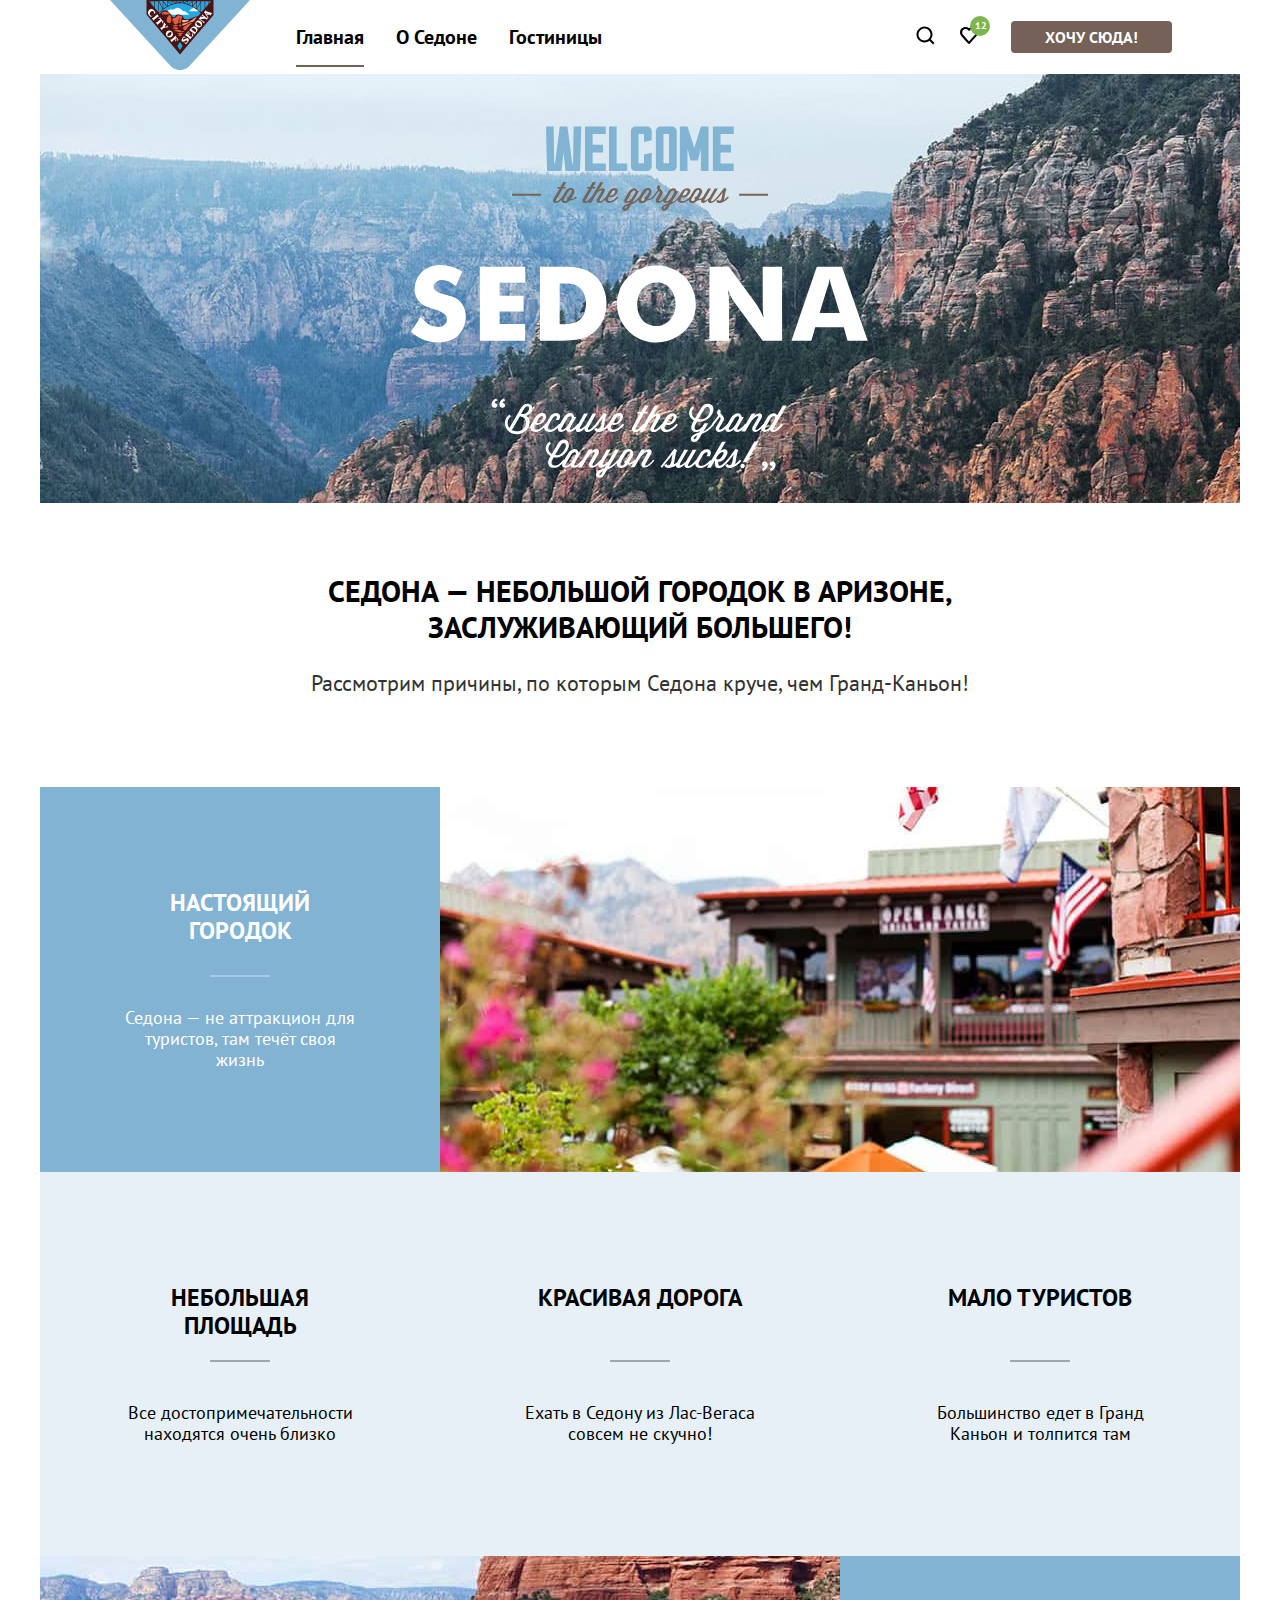
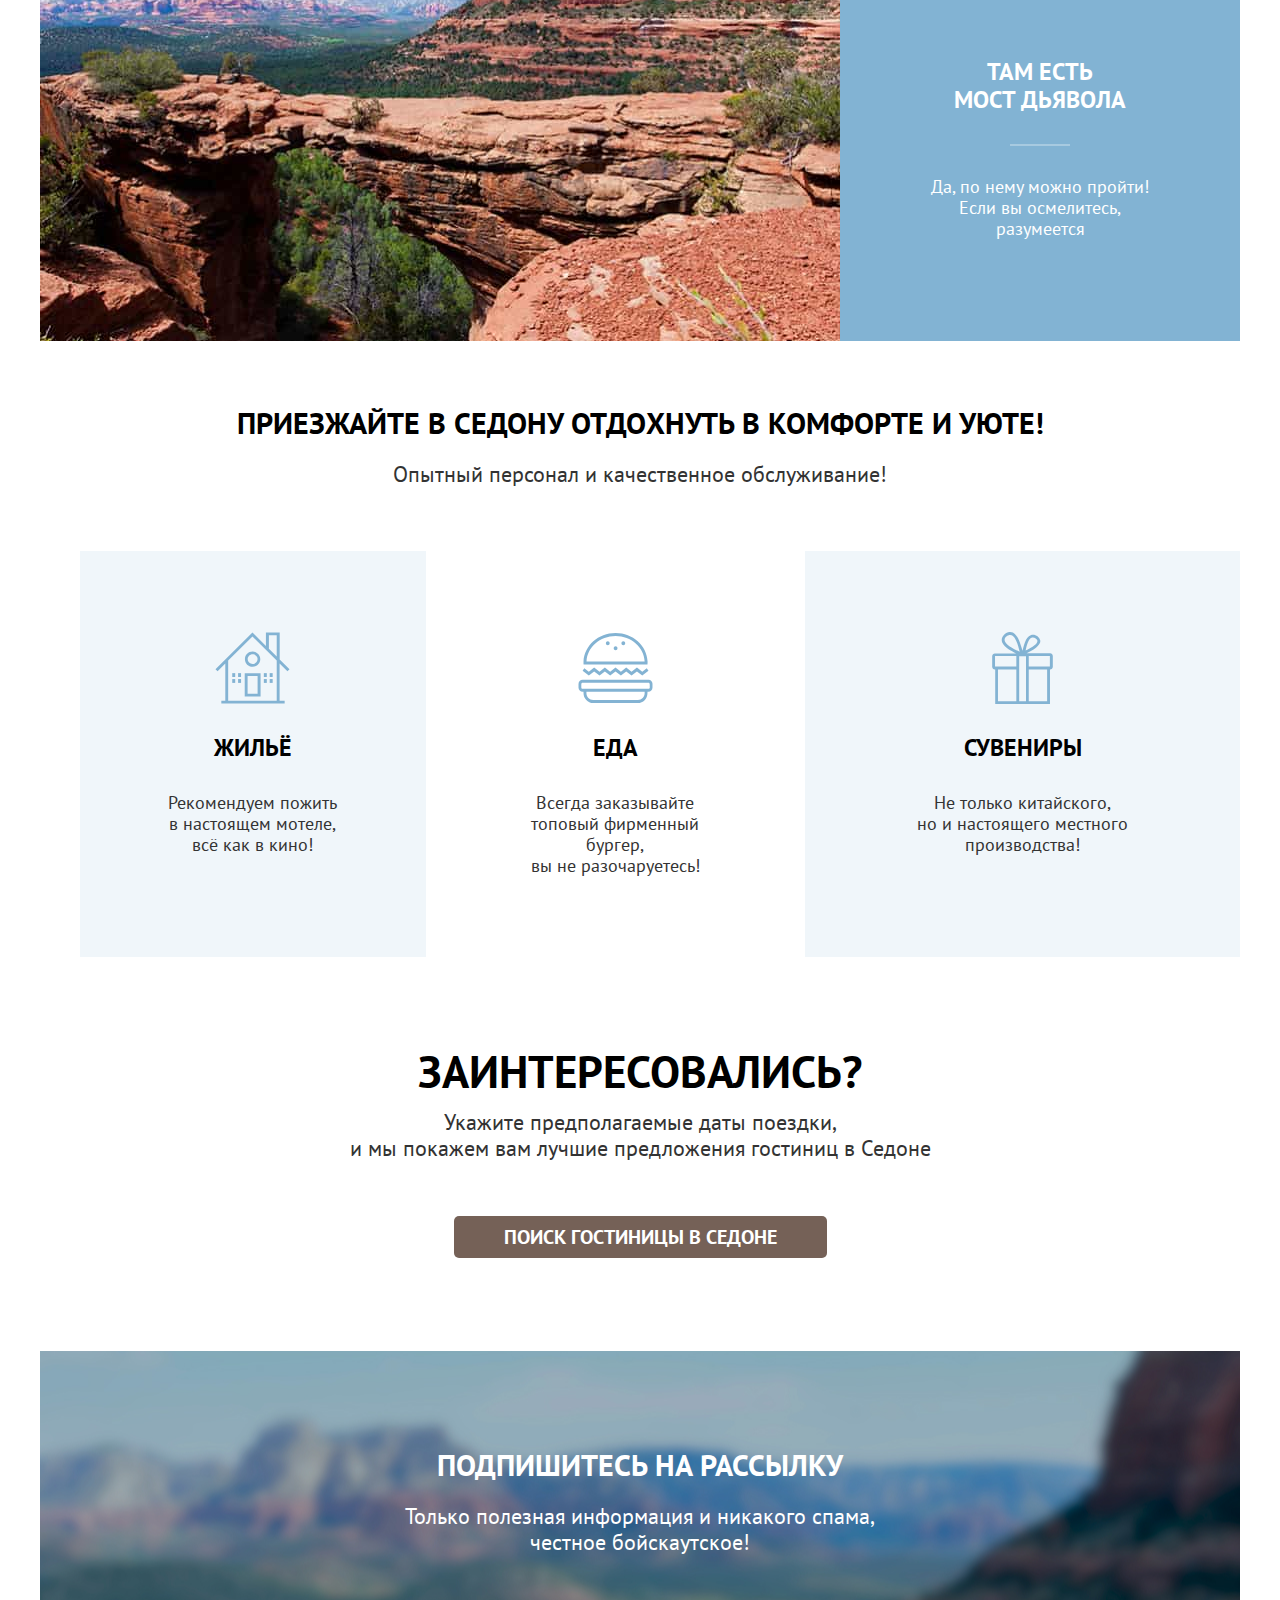
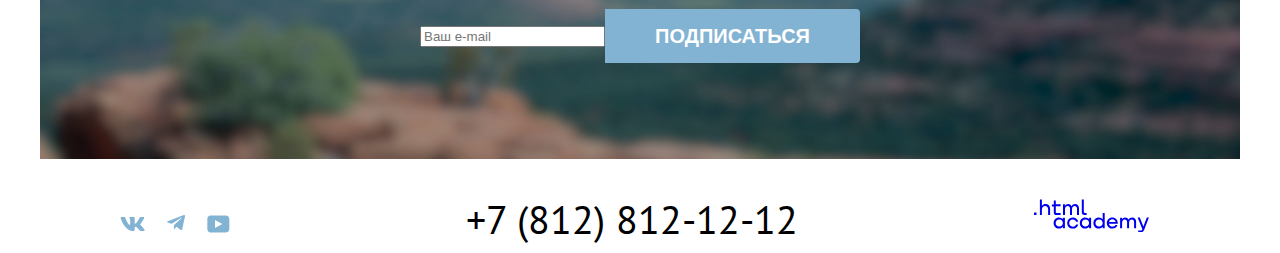
<file: index.html>
<!DOCTYPE html>
<html lang="ru">

  <head>
    <meta charset="utf-8">
    <title>Седона. Городок в Аризоне</title>
    <link rel="icon" type="image/png" sizes="32x32" href="images/favicon-32x32.png">
    <link rel="icon" href="favicon.ico">
    <link rel="stylesheet" href="styles/styles.css">
  </head>

  <body>
    <div class="page-container">
      <header class="page-header" data-test="header">
        <div class="page-header-container">
          <nav class="navigation">
            <a class="navigation-logo" href="#">
              <img class="page-header-logo" src="images/logo.svg" width="140" height="70" alt="Логотип города Седона.">
            </a>
            <ul class="navigation-list">
              <li class="navigation-item">
                <a class="navigation-link navigation-link-current" href="#">Главная</a>
              </li>
              <li class="navigation-item">
                <a class="navigation-link" href="#">О Седоне</a>
              </li>
              <li class="navigation-item">
                <a class="navigation-link" href="catalog.html">Гостиницы</a>
              </li>
            </ul>
            <ul class="navigation-user">
              <li class="navigation-user-item">
                <a class="navigation-user-link navigation-user-link-search" href="#search">
                  <span class="visually-hidden">Поиск</span>
                  <img src="images/search.svg" alt="Значок поиска">
                </a>
              </li>
              <li class="navigation-user-item">
                <a class="navigation-user-link navigation-user-link-favorite" href="#">
                  <span class="visually-hidden">Избранное</span>
                  <span class="notification-badge">12</span>
                  <img src="images/favorite.svg" alt="Значок избранное">
                </a>
              </li>
              <li class="navigation-user-item">
                <a class="header-button" href="#">Хочу сюда!</a>
              </li>
            </ul>
          </nav>
        </div>
      </header>
      <main class="main-container main-index">
        <div class="page-container">
          <section class="hero">
            <h1 class="visually-hidden">Седона — городок в Аризоне</h1>
            <img class="hero-img" src="images/welcome.svg" width="458" height="352"
              alt="Welcome to the gorgeous Sedona, because the Grand Canyon sucks!">
          </section>
          <section class="advantages">
            <h2 class="visually-hidden">Преимущества</h2>
            <p class="lead">Седона — небольшой городок в Аризоне,<br> заслуживающий большего!</p>
            <p class="advantages-list-title">Рассмотрим причины, по которым Седона круче, чем Гранд-Каньон!</p>
            <ul class="advantages-list">
              <li class="advantages-item advantages-item-wide">
                <div class="advantages-item-container">
                  <h3 class="advantages-title">Настоящий городок</h3>
                  <span class="span-blue"></span>
                  <p class="advantages-description">Седона — не аттракцион для туристов, там течёт своя жизнь</p>
                </div>
                <img class="advantages-img" src="images/house.jpg" width="800" height="385" alt="Домики на фоне гор.">
              </li>
              <div class="advantages-items-gray">
                <li class="advantages-item">
                  <div class="advantages-item-container advantages-item-gray">
                    <h3 class="advantages-title">Небольшая площадь</h3>
                    <span class="span-gray"></span>
                    <p class="advantages-description">Все достопримечательности находятся очень близко</p>
                  </div>
                </li>
                <li class="advantages-item">
                  <div class="advantages-item-container advantages-item-gray back">
                    <h3 class="advantages-title">Красивая дорога</h3>
                    <span class="span-gray"></span>
                    <p class="advantages-description">Ехать в Седону из Лас-Вегаса совсем не скучно!</p>
                  </div>
                </li>
                <li class="advantages-item">
                  <div class="advantages-item-container advantages-item-gray">
                    <h3 class="advantages-title">Мало туристов</h3>
                    <span class="span-gray"></span>
                    <p class="advantages-description">Большинство едет в Гранд Каньон и толпится там</p>
                  </div>
                </li>
              </div>
              <li class="advantages-item advantages-item-wide advantages-item-wide-reverse">
                <img class="advantages-img" src="images/mountain.jpg" width="800" height="385"
                  alt="Каньон, горы, снова горы.">
                <div class="advantages-item-container ">
                  <h3 class="advantages-title">Там есть<br>мост дьявола</h3>
                  <span class="span-blue"></span>
                  <p class="advantages-description">Да, по нему можно пройти! Если вы осмелитесь, разумеется</p>
                </div>
              </li>
            </ul>
          </section>
          <section class="infrastructure">
            <h2 class="visually-hidden">Инфраструктура</h2>
            <p class="infrastructure-lead">Приезжайте в Седону отдохнуть в комфорте и уюте!</p>
            <p class="infrastructure-lead-text">Опытный персонал и качественное обслуживание!</p>
            <ul class="infrastructure-list">
              <li class="infrastructure-item infrastructure-item-home infrastructure-item-gray">
                <img src="images/home.svg" alt="Значок дома" width="75" height="72">
                <h3 class="infrastructure-title">Жильё</h3>
                <p class="infrastructure-description">Рекомендуем пожить в&nbsp;настоящем мотеле,<br>всё как
                  в&nbsp;кино!
                </p>
              </li>
              <li class="infrastructure-item infrastructure-item-meal">
                <img src="images/food.svg" alt="Значок еды" width="75" height="72">
                <h3 class="infrastructure-title">Еда</h3>
                <p class="infrastructure-description">Всегда заказывайте<br>топовый фирменный бургер,
                  вы&nbsp;не&nbsp;разочаруетесь!</p>
              </li>
              <li class="infrastructure-item infrastructure-item-souvenir infrastructure-item-gray">
                <img src="images/gift.svg" alt="Значок сувениров" width="75" height="72">
                <h3 class="infrastructure-title">Сувениры</h3>
                <p class="infrastructure-description">Не&nbsp;только китайского, но&nbsp;и&nbsp;настоящего местного
                  производства!</p>
              </li>
            </ul>
          </section>
          <section class="search" id="search">
            <h2 class="search-title">Заинтересовались?</h2>
            <p class="search-description">Укажите предполагаемые даты поездки,<br> и мы покажем вам лучшие предложения
              гостиниц в Седоне</p>
            <a class="search-button" href="#">Поиск гостиницы в Седоне</a>
          </section>
          <section class="subscribe subscribe-theme-custom">
            <h2 class="subscribe-title">Подпишитесь на рассылку</h2>
            <p class="subscribe-description">Только полезная информация и никакого спама,<br> честное бойскаутское!</p>
            <form class="subscribe-form" action="https://echo.htmlacademy.ru/">
              <p class="subscribe-form-name">
                <label class="visually-hidden" for="user-email">Ваш e-mail</label>
                <input class="field" type="text" id="user-email" name="user-email" placeholder="Ваш e-mail" required>
              </p>
              <button class="subscribe-button" type="submit">Подписаться</button>
            </form>
          </section>
        </div>
      </main>
      <footer class="page-footer" data-test="footer">
        <div class="page-footer-container">
          <ul class="footer-social-list">
            <li class="footer-social-item">
              <a class="footer-social-link" href="#">
                <span class="visually-hidden">ВКонтакте</span>
                <svg class="footer-social-img" width="25" height="14" fill="rgba(131, 179, 211, 1)"
                  xmlns="http://www.w3.org/2000/svg">
                  <path fill-rule="evenodd" clip-rule="evenodd"
                    d="M24.12.95c.16-.55 0-.95-.8-.95H20.7c-.67 0-.98.35-1.15.73 0 0-1.33 3.2-3.22 5.27-.61.6-.9.8-1.23.8-.16 0-.41-.2-.41-.74V.95c0-.66-.19-.95-.74-.95H9.82c-.42 0-.67.3-.67.6 0 .61.95.76 1.04 2.5v3.8c0 .84-.15.99-.48.99-.9 0-3.06-3.21-4.34-6.89-.25-.71-.5-1-1.18-1H1.57c-.75 0-.9.35-.9.73 0 .68.89 4.07 4.14 8.55 2.17 3.06 5.23 4.72 8 4.72 1.68 0 1.88-.37 1.88-1v-2.32c0-.73.16-.88.7-.88.38 0 1.05.2 2.6 1.67 1.79 1.75 2.08 2.53 3.08 2.53h2.63c.75 0 1.12-.37.9-1.1-.23-.72-1.08-1.77-2.2-3.02-.62-.7-1.54-1.47-1.82-1.86-.39-.49-.28-.7 0-1.14 0 0 3.2-4.43 3.54-5.93Z" />
                </svg>
              </a>
            </li>
            <li class="footer-social-item">
              <a class="footer-social-link" href="#">
                <span class="visually-hidden">Телеграм</span>
                <svg class="footer-social-img" width="18" height="16" fill="rgba(131, 179, 211, 1)"
                  xmlns="http://www.w3.org/2000/svg">
                  <path
                    d="M16.79.1.84 6.25c-1.09.43-1.08 1.04-.2 1.31l4.1 1.28 9.47-5.98c.44-.27.85-.12.52.18L7.05 9.96l-.28 4.22c.41 0 .6-.19.83-.41l1.99-1.93 4.13 3.05c.77.42 1.31.2 1.5-.7l2.72-12.8c.28-1.12-.43-1.62-1.16-1.3Z" />
                </svg>
              </a>
            </li>
            <li class="footer-social-item">
              <a class="footer-social-link" href="#">
                <span class="visually-hidden">YouTube</span>
                <svg class="footer-social-img" width="23" height="18" fill="rgba(131, 179, 211, 1)"
                  xmlns="http://www.w3.org/2000/svg">
                  <path
                    d="M18.94.5H3.51C1.65.5.33 2.1.33 3.9V14c0 1.9 1.32 3.5 3.18 3.5h15.65c1.64 0 3.17-1.6 3.17-3.4V3.9C22.11 2.1 20.8.5 18.94.5ZM7.99 13.04V4.96L15.33 9l-7.34 4.04Z" />
                </svg>
              </a>
            </li>
          </ul>
          <a class="footer-phone" href="tel:+78128121212">+7 (812) 812-12-12</a>
          <a class="copyright" href="https://htmlacademy.ru/">
            <svg width="115" height="33" fill="currentColor" xmlns="http://www.w3.org/2000/svg">
              <path
                d="M0 13.4V16h2.5v-2.6H0ZM11.6 5C10 5 8.8 5.7 8 6.7h-.1V.5h-2V16h2v-5.3c0-2.1 1.3-3.6 3.3-3.6 1.8 0 2.9 1.4 2.9 3.2V16h2V9.9c.1-3-1.8-4.9-4.5-4.9ZM26.6 5.3h-4.8V1.6h-2v3.8h-1.9v2h1.9v6c0 1.7 1 2.7 2.7 2.7h4.1v-2h-3.7c-.7 0-1.1-.4-1.1-1.1V7.3h4.8v-2ZM41.1 5.1c-1.6 0-2.9.8-3.5 2.1h-.1c-.6-1.2-1.8-2.1-3.4-2.1-1.4 0-2.5.8-3.1 1.8h-.1V5.3H29v10.6h2v-5.4c0-2 1-3.5 2.6-3.5C35.1 7 36 8 36 9.6v6.3h2v-5.6C38 7.9 39.4 7 40.6 7 42.1 7 43 8 43 9.6v6.3h2V9.4c.1-2.5-1.4-4.3-3.9-4.3ZM47.8 13.2c0 1.7 1 2.7 2.8 2.7h2v-2h-1.7c-.7 0-1.1-.4-1.1-1.1V.5h-2v12.7ZM28.9 20.2c-.9-1.1-2.2-1.8-3.9-1.8-3.1 0-5.4 2.3-5.4 5.6s2.3 5.6 5.4 5.6c1.8 0 3-.8 3.8-1.9h.1v1.6h2V18.7h-2v1.5Zm-3.6 7.4c-2.2 0-3.6-1.6-3.6-3.6s1.4-3.6 3.6-3.6 3.6 1.6 3.6 3.6c0 1.9-1.4 3.6-3.6 3.6ZM44.2 22.5c-.5-2.4-2.6-4.1-5.4-4.1a5.4 5.4 0 0 0-5.6 5.6c0 3.1 2.2 5.6 5.6 5.6 2.8 0 4.9-1.8 5.4-4.2h-2.1a3.4 3.4 0 0 1-3.3 2.3c-2.2 0-3.6-1.6-3.6-3.6s1.4-3.6 3.6-3.6c1.6 0 2.8 1 3.3 2.2h2.1v-.2ZM55.1 20.2c-.9-1.1-2.2-1.8-3.9-1.8-3.1 0-5.4 2.3-5.4 5.6s2.3 5.6 5.4 5.6c1.8 0 3-.8 3.8-1.9h.1v1.6h2V18.7h-2v1.5Zm-3.6 7.4c-2.2 0-3.6-1.6-3.6-3.6s1.4-3.6 3.6-3.6 3.6 1.6 3.6 3.6c0 1.9-1.5 3.6-3.6 3.6ZM68.7 20.3c-.9-1.1-2.2-1.9-3.9-1.9-3.1 0-5.4 2.3-5.4 5.6s2.2 5.6 5.4 5.6c1.7 0 3-.8 3.8-1.8h.1v1.5h2V13.9h-2v6.4Zm-3.6 7.3c-2.2 0-3.6-1.6-3.6-3.6s1.4-3.6 3.6-3.6 3.6 1.6 3.6 3.6c-.1 2-1.5 3.6-3.6 3.6ZM78.3 18.4c-3.3 0-5.5 2.5-5.5 5.6 0 3 2.1 5.6 5.5 5.6 2.5 0 4.5-1.3 5.2-3.6h-2.1c-.5 1-1.6 1.6-3 1.6-1.9 0-3.3-1.3-3.4-2.9h8.8c.2-3.6-2-6.3-5.5-6.3Zm0 1.9c1.7 0 3 1 3.3 2.6h-6.5c.3-1.5 1.5-2.6 3.2-2.6ZM98.2 18.4c-1.6 0-2.9.8-3.6 2h-.1c-.6-1.2-1.8-2-3.4-2-1.4 0-2.5.7-3.1 1.8v-1.5h-1.9v10.6h2v-5.4c0-2 1-3.4 2.6-3.5 1.5 0 2.4 1 2.4 2.6v6.3h2v-5.6c0-2.4 1.4-3.3 2.6-3.3 1.5 0 2.4 1 2.4 2.6v6.3h2v-6.5c.1-2.6-1.4-4.4-3.9-4.4ZM109.4 27.5l-3.6-8.9h-2.2l4.8 11.6c-.3.9-.7 1.2-1.7 1.2h-2.5v2h2.5c1.8 0 2.8-.8 3.5-2.6l4.7-12.2h-2.1l-3.4 8.9Z" />
            </svg>
          </a>
        </div>
      </footer>
  </body>

</html>
</file>
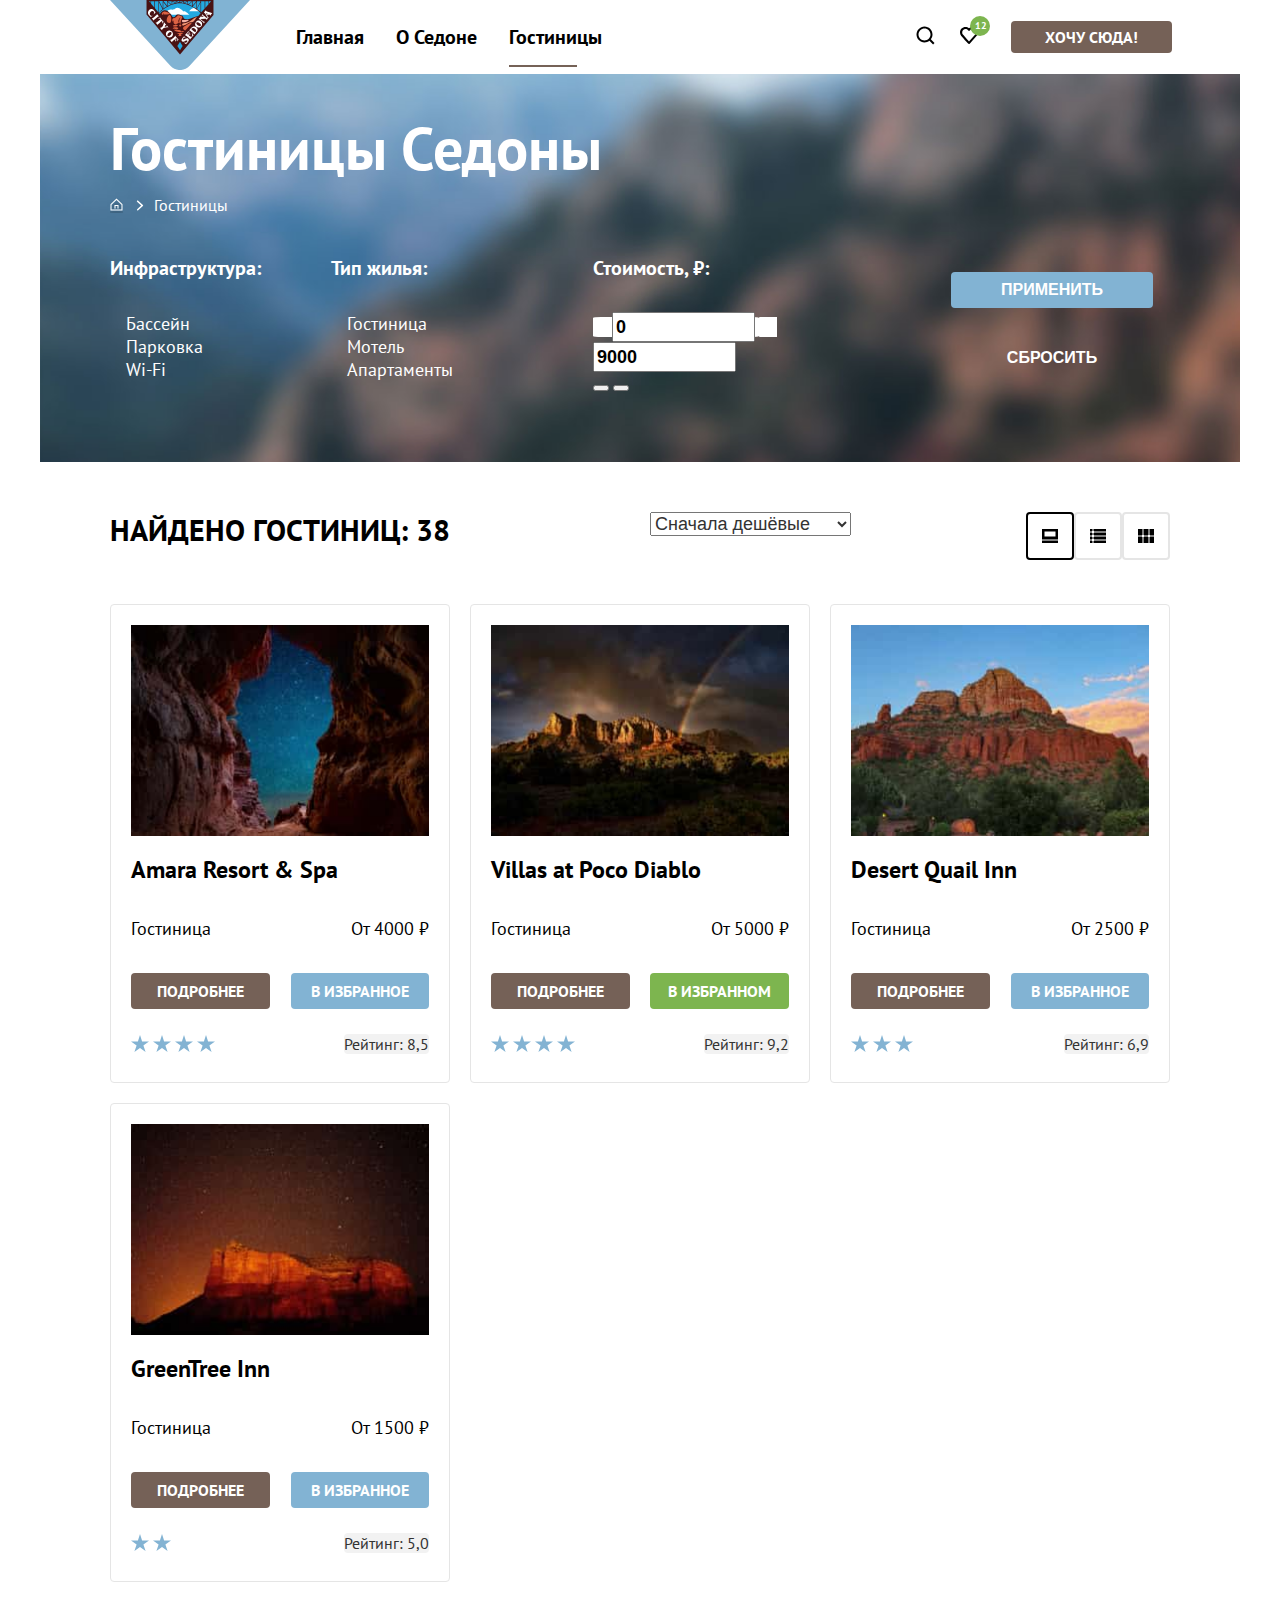
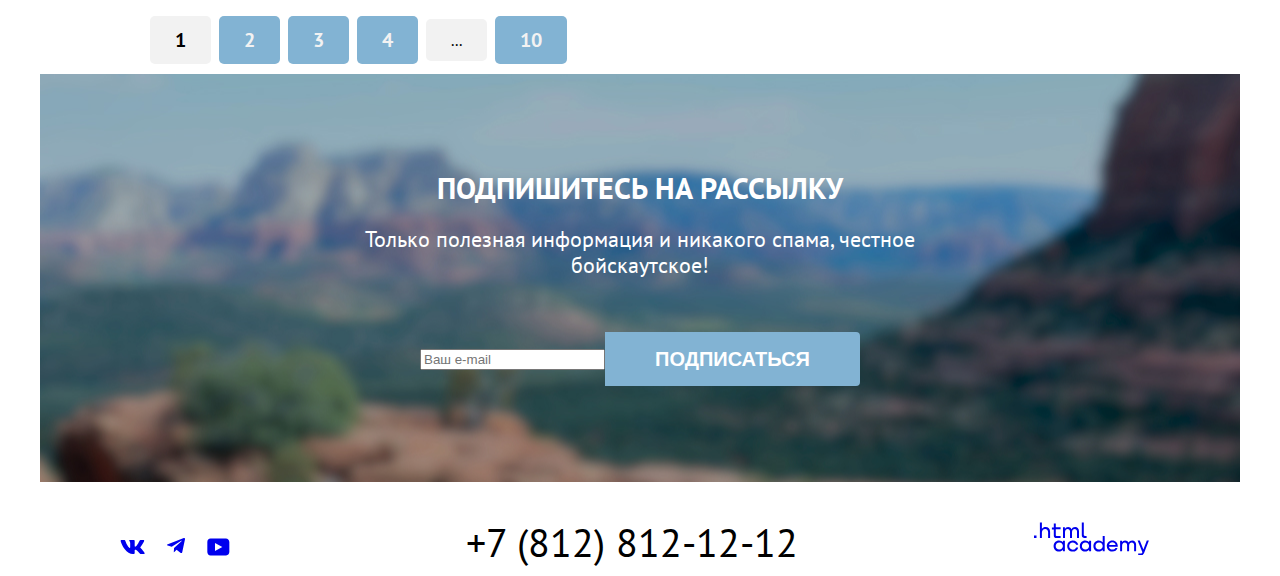
<file: catalog.html>
<!DOCTYPE html>
<html lang="ru">

  <head>
    <meta charset="utf-8">
    <title>Седона. Гостиницы</title>
    <link rel="stylesheet" href="styles/styles.css">
  </head>

  <body>
    <div class="page-container">
      <header class="page-header" data-test="header">
        <div class="page-header-container">
          <nav class="navigation">
            <a class="navigation-logo" href="#">
              <img class="page-header-logo" src="images/logo.svg" width="140" height="70" alt="Логотип города Седона.">
            </a>
            <ul class="navigation-list">
              <li class="navigation-item">
                <a class="navigation-link " href="index.html">Главная</a>
              </li>
              <li class="navigation-item">
                <a class="navigation-link" href="#">О Седоне</a>
              </li>
              <li class="navigation-item">
                <a class="navigation-link navigation-link-current" href="catalog.html">Гостиницы</a>
              </li>
            </ul>
            <ul class="navigation-user">
              <li class="navigation-user-item">
                <a class="navigation-user-link navigation-user-link-search" href="#search">
                  <span class="visually-hidden">Поиск</span>
                  <img src="images/search.svg" alt="Значок поиска">
                </a>
              </li>
              <li class="navigation-user-item">
                <a class="navigation-user-link navigation-user-link-favorite" href="#">
                  <span class="visually-hidden">Избранное</span>
                  <span class="notification-badge">12</span>
                  <img src="images/favorite.svg" alt="Значок избранное">
                </a>
              </li>
              <li class="navigation-user-item">
                <a class="header-button" href="#">Хочу сюда!</a>
              </li>
            </ul>
          </nav>
        </div>
      </header>
      <main class="main-container main-inner" data-test="main">
        <div class="main-inner-header">
          <div class="main-inner-header-container">
            <h1 class="inner-header-title">Гостиницы Седоны</h1>
            <ol class="breadcrumbs">
              <li class="breadcrumbs-item">
                <a class="breadcrumbs-link breadcrumbs-home-link" href="index.html">
                  <span class="visually-hidden">Главная</span>
                  <img src="images/catalog/bread_home.svg" alt="Значение главной - домика" width="13" height="15">
                </a>
              </li>
              <li class="breadcrumbs-item">
                <img src="images/catalog/bread_arrow.svg" alt="Стрелочка к Обратному - Гостиницы" width="8" height="19">
                <a class="breadcrumbs-link" href="#">Гостиницы</a>
              </li>
            </ol>
            <section class="filters">
              <h2 class="visually-hidden">Фильтры</h2>
              <form class="catalog-filter" action="https://echo.htmlacademy.ru/" method="get">
                <fieldset class="catalog-filter-group">
                  <legend class="catalog-filter-title">Инфраструктура:</legend>
                  <ul class="catalog-filter-list">
                    <li class="catalog-filter-item">
                      <label class="control">
                        <input class="visually-hidden control-input" type="checkbox" name="pool" checked>
                        <span class="control-mark"></span>
                        <span class="control-label">Бассейн</span>
                      </label>
                    </li>
                    <li class="catalog-filter-item">
                      <label class="control">
                        <input class="visually-hidden control-input" type="checkbox" name="parking" checked>
                        <span class="control-mark"></span>
                        <span class="control-label">Парковка</span>
                      </label>
                    </li>
                    <li class="catalog-filter-item">
                      <label class="control">
                        <input class="visually-hidden control-input" type="checkbox" name="wifi">
                        <span class="control-mark"></span>
                        <span class="control-label">Wi-Fi</span>
                      </label>
                    </li>
                  </ul>
                </fieldset>
                <fieldset class="catalog-filter-group">
                  <legend class="catalog-filter-title">Тип жилья:</legend>
                  <ul class="catalog-filter-list">
                    <li class="catalog-filter-item">
                      <label class="control">
                        <input class="visually-hidden control-input" type="radio" name="housing-type" value="hotel"
                          checked>
                        <span class="control-mark"></span>
                        <span class="control-label">Гостиница</span>
                      </label>
                    </li>
                    <li class="catalog-filter-item">
                      <label class="control">
                        <input class="visually-hidden control-input" type="radio" name="housing-type" value="motel">
                        <span class="control-mark"></span>
                        <span class="control-label">Мотель</span>
                      </label>
                    </li>
                    <li class="catalog-filter-item">
                      <label class="control">
                        <input class="visually-hidden control-input" type="radio" name="housing-type"
                          value="apartments">
                        <span class="control-mark"></span>
                        <span class="control-label">Апартаменты</span>
                      </label>
                    </li>
                  </ul>
                </fieldset>
                <fieldset class="catalog-filter-group catalog-filter-group-price">
                  <legend class="catalog-filter-title">Стоимость, ₽:</legend>
                  <div class="range">
                    <div class="range-wrapper-inputs">
                      <label class="catalog-filter-label">
                        <span class="range-input-label">от</span>
                        <input class="range-input range-input-min" type="number" value="0" name="min-price">
                      </label>
                      <label class="catalog-filter-label">
                        <span class="range-input-label">до</span>
                        <input class="range-input range-input-max" type="number" value="9000" name="max-price">
                      </label>
                    </div>
                    <div class="range-scale">
                      <div class="range-bar" style="left: 0; width: 226px;">
                        <button class="range-toggle toggle-min" type="button">
                          <span class="visually-hidden">Изменить минимальную стоимость.</span>
                        </button>
                        <button class="range-toggle toggle-max" type="button">
                          <span class="visually-hidden">Изменить максимальную стоимость.</span>
                        </button>
                      </div>
                    </div>
                  </div>
                </fieldset>
                <div class="catalog-filter-buttons">
                  <button class="catalog-filter-submit" type="submit">Применить</button>
                  <button class="catalog-filter-reset" type="reset">Сбросить</button>
                </div>
              </form>
            </section>
          </div>
        </div>
        <section class="catalog-products" data-test="catalog">
          <div class="catalog-products-container">
            <div class="catalog-products-header">
              <h2 class="catalog-products-title">Найдено гостиниц: <span>38</span></h2>
              <div class="select sorting-type">
                <select class="select-control" aria-label="Сортировка">
                  <option value="popular">Сначала популярные</option>
                  <option value="cheap" selected>Сначала дешёвые</option>
                  <option value="expensive">Сначала дорогие</option>
                </select>
              </div>
              <ul class="view-buttons">
                <li class="view-button-item">
                  <a class="view-button view-button-current view-button-tile" href="#">
                    <span class="visually-hidden">Показать плиткой</span>
                    <svg width="48" height="48" viewBox="0 0 48 48" fill="none" xmlns="http://www.w3.org/2000/svg">
                      <rect x="1" y="1" width="46" height="46" rx="3" stroke="currentColor" stroke-width="2" />
                      <g clip-path="url(#clip0_33548_2210)">
                        <path d="M32 29H16V31H32V29Z" fill="black" />
                        <path d="M30 19V25H18V19H30ZM32 17H16V27H32V17Z" fill="black" />
                      </g>
                      <defs>
                        <clipPath id="clip0_33548_2210">
                          <rect width="16" height="14" fill="white" transform="translate(16 17)" />
                        </clipPath>
                      </defs>
                    </svg>
                  </a>
                </li>
                <li class="view-button-item">
                  <a class="view-button view-button-card" href="#">
                    <span class="visually-hidden">Показать карточками</span>
                    <svg width="48" height="48" viewBox="0 0 48 48" fill="none" xmlns="http://www.w3.org/2000/svg">
                      <rect x="1" y="1" width="46" height="46" rx="3" stroke="currentColor" stroke-width="2" />
                      <g clip-path="url(#clip0_33548_2388)">
                        <path d="M18 17H16V19H18V17Z" fill="black" />
                        <path d="M32 17H20V19H32V17Z" fill="black" />
                        <path d="M18 21H16V23H18V21Z" fill="black" />
                        <path d="M32 21H20V23H32V21Z" fill="black" />
                        <path d="M18 25H16V27H18V25Z" fill="black" />
                        <path d="M32 25H20V27H32V25Z" fill="black" />
                        <path d="M18 29H16V31H18V29Z" fill="black" />
                        <path d="M32 29H20V31H32V29Z" fill="black" />
                      </g>
                      <defs>
                        <clipPath id="clip0_33548_2388">
                          <rect width="16" height="14" fill="white" transform="translate(16 17)" />
                        </clipPath>
                      </defs>
                    </svg>
                  </a>
                </li>
                <li class="view-button-item">
                  <a class="view-button view-button-list" href="#">
                    <span class="visually-hidden">Показать списком</span>
                    <svg width="48" height="48" viewBox="0 0 48 48" fill="none" xmlns="http://www.w3.org/2000/svg">
                      <rect x="1" y="1" width="46" height="46" rx="3" stroke="black" stroke-width="2" />
                      <g clip-path="url(#clip0_33548_2035)">
                        <path d="M20 17H16V23H20V17Z" fill="black" />
                        <path d="M32 17H28V23H32V17Z" fill="black" />
                        <path d="M26 17H22V23H26V17Z" fill="black" />
                        <path d="M20 25H16V31H20V25Z" fill="black" />
                        <path d="M32 25H28V31H32V25Z" fill="black" />
                        <path d="M26 25H22V31H26V25Z" fill="black" />
                      </g>
                      <defs>
                        <clipPath id="clip0_33548_2035">
                          <rect width="16" height="14" fill="white" transform="translate(16 17)" />
                        </clipPath>
                      </defs>
                    </svg>

                  </a>
                </li>
              </ul>
            </div>
            <ul class="product-list">
              <li class="product-card">
                <a class="product-card-link" href="#">
                  <img class="product-card-image" src="images/catalog/catalog-1.jpg" width="300" height="211"
                    alt="Звёздное небо в расщелине гор.">
                  <h3 class="product-card-title">Amara Resort & Spa</h3>
                </a>
                <div class="product-card-title-2nd-str">
                  <p class="product-card-type">Гостиница</p>
                  <p class="product-card-price">От 4000 ₽</p>
                </div>
                <div class="product-card-buttons">
                  <a class="product-card-button" href="#">Подробнее</a>
                  <a class="add-favorite-button" href="#">В избранное</a>
                </div>
                <div class="card-rating">
                  <p class="product-card-stars product-card-stars-4">
                    <span class="star"></span>
                    <span class="star"></span>
                    <span class="star"></span>
                    <span class="star"></span>
                  </p>
                  <p class="product-card-rating">Рейтинг: <span>8,5</span></p>
                </div>

              </li>
              <li class="product-card">
                <a class="product-card-link" href="#">
                  <img class="product-card-image" src="images/catalog/catalog-2.jpg" width="300" height="211"
                    alt="Радуга над горным хребтом.">
                  <h3 class="product-card-title">Villas at Poco Diablo</h3>
                </a>
                <div class="product-card-title-2nd-str">
                  <p class="product-card-type">Гостиница</p>
                  <p class="product-card-price">От 5000 ₽</p>
                </div>
                <div class="product-card-buttons">
                  <a class="product-card-button" href="#">Подробнее</a>
                  <a class="favorite-button" href="#">В избранном</a>
                </div>
                <div class="card-rating">
                  <p class="product-card-stars product-card-stars-4">
                    <span class="star"></span>
                    <span class="star"></span>
                    <span class="star"></span>
                    <span class="star"></span>
                  </p>
                  <p class="product-card-rating">Рейтинг: <span>9,2</span></p>
                </div>
              </li>
              <li class="product-card">
                <a class="product-card-link" href="#l">
                  <img class="product-card-image" src="images/catalog/catalog-3.jpg" width="300" height="211"
                    alt="Горы на фоне голубого неба.">
                  <h3 class="product-card-title">Desert Quail Inn</h3>
                </a>
                <div class="product-card-title-2nd-str">
                  <p class="product-card-type">Гостиница</p>
                  <p class="product-card-price">От 2500 ₽</p>
                </div>

                <div class="product-card-buttons">
                  <a class="product-card-button" href="#">Подробнее</a>
                  <a class="add-favorite-button" href="#">В избранное</a>
                </div>

                <div class="card-rating">
                  <p class="product-card-stars product-card-stars-3">
                    <span class="star"></span>
                    <span class="star"></span>
                    <span class="star"></span>
                  </p>
                  <p class="product-card-rating">Рейтинг: <span>6,9</span></p>
                </div>
              </li>
              <li class="product-card">
                <a class="product-card-link" href="#">
                  <img class="product-card-image" src="images/catalog/catalog-4.jpg" width="300" height="211"
                    alt="Гора на фоне звёздного неба.">
                  <h3 class="product-card-title">GreenTree Inn</h3>
                </a>
                <div class="product-card-title-2nd-str">
                  <p class="product-card-type">Гостиница</p>
                  <p class="product-card-price">От 1500 ₽</p>
                </div>
                <div class="product-card-buttons">
                  <a class="product-card-button" href="#">Подробнее</a>
                  <a class="add-favorite-button" href="#">В избранное</a>
                </div>
                <p class="product-card-stars product-card-stars-2"><span class="visually-hidden">2 звезды</span></p>

                <div class="card-rating">
                  <p class="product-card-stars product-card-stars-2">
                    <span class="star"></span>
                    <span class="star"></span>
                  </p>
                  <p class="product-card-rating">Рейтинг: <span>5,0</span></p>
                </div>
              </li>
            </ul>
            <ul class="pagination">
              <li class="pagination-item">
                <a class="pagination-link pagination-current">1</a>
              </li>
              <li class="pagination-item">
                <a class="pagination-link" href="#">2</a>
              </li>
              <li class="pagination-item">
                <a class="pagination-link" href="#">3</a>
              </li>
              <li class="pagination-item">
                <a class="pagination-link" href="#">4</a>
              </li>
              <li class="pagination-item">
                <span class="pagination-text">...</span>
              </li>
              <li class="pagination-item">
                <a class="pagination-link" href="#">10</a>
              </li>
            </ul>
          </div>
        </section>
        <section class="subscribe" data-test="subscribe">
          <h2 class="subscribe-title">Подпишитесь на рассылку</h2>
          <p class="subscribe-description">Только полезная информация и никакого спама, честное бойскаутское!</p>
          <form class="subscribe-form" action="https://echo.htmlacademy.ru/" method="post">
            <p class="subscribe-form-name">
              <label class="visually-hidden" for="user-email">Ваш e-mail</label>
              <input class="field" type="text" id="user-email" name="user-email" placeholder="Ваш e-mail">
            </p>
            <button class="subscribe-button" type="submit">Подписаться</button>
          </form>
        </section>
      </main>
      <footer class="page-footer" data-test="footer">
        <div class="page-footer-container">
          <ul class="footer-social-list">
            <li class="footer-social-item">
              <a class="footer-social-link" href="#">
                <span class="visually-hidden">ВКонтакте</span>
                <svg class="footer-social-img" width="25" height="14" fill="currentColor"
                  xmlns="http://www.w3.org/2000/svg">
                  <path fill-rule="evenodd" clip-rule="evenodd"
                    d="M24.12.95c.16-.55 0-.95-.8-.95H20.7c-.67 0-.98.35-1.15.73 0 0-1.33 3.2-3.22 5.27-.61.6-.9.8-1.23.8-.16 0-.41-.2-.41-.74V.95c0-.66-.19-.95-.74-.95H9.82c-.42 0-.67.3-.67.6 0 .61.95.76 1.04 2.5v3.8c0 .84-.15.99-.48.99-.9 0-3.06-3.21-4.34-6.89-.25-.71-.5-1-1.18-1H1.57c-.75 0-.9.35-.9.73 0 .68.89 4.07 4.14 8.55 2.17 3.06 5.23 4.72 8 4.72 1.68 0 1.88-.37 1.88-1v-2.32c0-.73.16-.88.7-.88.38 0 1.05.2 2.6 1.67 1.79 1.75 2.08 2.53 3.08 2.53h2.63c.75 0 1.12-.37.9-1.1-.23-.72-1.08-1.77-2.2-3.02-.62-.7-1.54-1.47-1.82-1.86-.39-.49-.28-.7 0-1.14 0 0 3.2-4.43 3.54-5.93Z" />
                </svg>
              </a>
            </li>
            <li class="footer-social-item">
              <a class="footer-social-link" href="#">
                <span class="visually-hidden">Телеграм</span>
                <svg class="footer-social-img" width="18" height="16" fill="currentColor"
                  xmlns="http://www.w3.org/2000/svg">
                  <path
                    d="M16.79.1.84 6.25c-1.09.43-1.08 1.04-.2 1.31l4.1 1.28 9.47-5.98c.44-.27.85-.12.52.18L7.05 9.96l-.28 4.22c.41 0 .6-.19.83-.41l1.99-1.93 4.13 3.05c.77.42 1.31.2 1.5-.7l2.72-12.8c.28-1.12-.43-1.62-1.16-1.3Z" />
                </svg>
              </a>
            </li>
            <li class="footer-social-item">
              <a class="footer-social-link" href="#">
                <span class="visually-hidden">YouTube</span>
                <svg class="footer-social-img" width="23" height="18" fill="currentColor"
                  xmlns="http://www.w3.org/2000/svg">
                  <path
                    d="M18.94.5H3.51C1.65.5.33 2.1.33 3.9V14c0 1.9 1.32 3.5 3.18 3.5h15.65c1.64 0 3.17-1.6 3.17-3.4V3.9C22.11 2.1 20.8.5 18.94.5ZM7.99 13.04V4.96L15.33 9l-7.34 4.04Z" />
                </svg>
              </a>
            </li>
          </ul>
          <a class="footer-phone" href="tel:+78128121212">+7 (812) 812-12-12</a>
          <a class="copyright" href="https://htmlacademy.ru/">
            <svg width="115" height="33" fill="currentColor" xmlns="http://www.w3.org/2000/svg">
              <path
                d="M0 13.4V16h2.5v-2.6H0ZM11.6 5C10 5 8.8 5.7 8 6.7h-.1V.5h-2V16h2v-5.3c0-2.1 1.3-3.6 3.3-3.6 1.8 0 2.9 1.4 2.9 3.2V16h2V9.9c.1-3-1.8-4.9-4.5-4.9ZM26.6 5.3h-4.8V1.6h-2v3.8h-1.9v2h1.9v6c0 1.7 1 2.7 2.7 2.7h4.1v-2h-3.7c-.7 0-1.1-.4-1.1-1.1V7.3h4.8v-2ZM41.1 5.1c-1.6 0-2.9.8-3.5 2.1h-.1c-.6-1.2-1.8-2.1-3.4-2.1-1.4 0-2.5.8-3.1 1.8h-.1V5.3H29v10.6h2v-5.4c0-2 1-3.5 2.6-3.5C35.1 7 36 8 36 9.6v6.3h2v-5.6C38 7.9 39.4 7 40.6 7 42.1 7 43 8 43 9.6v6.3h2V9.4c.1-2.5-1.4-4.3-3.9-4.3ZM47.8 13.2c0 1.7 1 2.7 2.8 2.7h2v-2h-1.7c-.7 0-1.1-.4-1.1-1.1V.5h-2v12.7ZM28.9 20.2c-.9-1.1-2.2-1.8-3.9-1.8-3.1 0-5.4 2.3-5.4 5.6s2.3 5.6 5.4 5.6c1.8 0 3-.8 3.8-1.9h.1v1.6h2V18.7h-2v1.5Zm-3.6 7.4c-2.2 0-3.6-1.6-3.6-3.6s1.4-3.6 3.6-3.6 3.6 1.6 3.6 3.6c0 1.9-1.4 3.6-3.6 3.6ZM44.2 22.5c-.5-2.4-2.6-4.1-5.4-4.1a5.4 5.4 0 0 0-5.6 5.6c0 3.1 2.2 5.6 5.6 5.6 2.8 0 4.9-1.8 5.4-4.2h-2.1a3.4 3.4 0 0 1-3.3 2.3c-2.2 0-3.6-1.6-3.6-3.6s1.4-3.6 3.6-3.6c1.6 0 2.8 1 3.3 2.2h2.1v-.2ZM55.1 20.2c-.9-1.1-2.2-1.8-3.9-1.8-3.1 0-5.4 2.3-5.4 5.6s2.3 5.6 5.4 5.6c1.8 0 3-.8 3.8-1.9h.1v1.6h2V18.7h-2v1.5Zm-3.6 7.4c-2.2 0-3.6-1.6-3.6-3.6s1.4-3.6 3.6-3.6 3.6 1.6 3.6 3.6c0 1.9-1.5 3.6-3.6 3.6ZM68.7 20.3c-.9-1.1-2.2-1.9-3.9-1.9-3.1 0-5.4 2.3-5.4 5.6s2.2 5.6 5.4 5.6c1.7 0 3-.8 3.8-1.8h.1v1.5h2V13.9h-2v6.4Zm-3.6 7.3c-2.2 0-3.6-1.6-3.6-3.6s1.4-3.6 3.6-3.6 3.6 1.6 3.6 3.6c-.1 2-1.5 3.6-3.6 3.6ZM78.3 18.4c-3.3 0-5.5 2.5-5.5 5.6 0 3 2.1 5.6 5.5 5.6 2.5 0 4.5-1.3 5.2-3.6h-2.1c-.5 1-1.6 1.6-3 1.6-1.9 0-3.3-1.3-3.4-2.9h8.8c.2-3.6-2-6.3-5.5-6.3Zm0 1.9c1.7 0 3 1 3.3 2.6h-6.5c.3-1.5 1.5-2.6 3.2-2.6ZM98.2 18.4c-1.6 0-2.9.8-3.6 2h-.1c-.6-1.2-1.8-2-3.4-2-1.4 0-2.5.7-3.1 1.8v-1.5h-1.9v10.6h2v-5.4c0-2 1-3.4 2.6-3.5 1.5 0 2.4 1 2.4 2.6v6.3h2v-5.6c0-2.4 1.4-3.3 2.6-3.3 1.5 0 2.4 1 2.4 2.6v6.3h2v-6.5c.1-2.6-1.4-4.4-3.9-4.4ZM109.4 27.5l-3.6-8.9h-2.2l4.8 11.6c-.3.9-.7 1.2-1.7 1.2h-2.5v2h2.5c1.8 0 2.8-.8 3.5-2.6l4.7-12.2h-2.1l-3.4 8.9Z" />
            </svg>
          </a>
        </div>
      </footer>
    </div>
  </body>

</html>
</file>
<file: styles/styles.css>
@font-face {
  font-family: 'PT Sans';
  src: url('../fonts/ptsans-400.woff2') format('woff2'),
    url('../fonts/PTSans-Regular.woff') format('woff');
  font-weight: 400;
  font-style: normal;
  font-display: swap;
}

/* PT Sans Bold */
@font-face {
  font-family: 'PT Sans';
  src: url('../fonts/ptsans-700.woff2') format('woff2'),
    url('../fonts/PTSans-Bold.woff') format('woff');
  font-weight: 700;
  font-style: normal;
  font-display: swap;
}



.page-container {
  width: 1200px;
  margin: 0 auto;
  box-sizing: border-box;
}

.visually-hidden {
  position: absolute;
  width: 1px;
  height: 1px;
  margin: -1px;
  padding: 0;
  border: 0;
  clip: rect(0 0 0 0);
  overflow: hidden;
}

*,
*::before,
*::after {
  box-sizing: border-box;
}





html {
  height: 100%;
  box-sizing: border-box;
}


body {
  display: flex;
  font-family: 'PT Sans', sans-serif;
  font-weight: 400;
  font-style: normal;
  flex-direction: column;
  min-height: 100%;
  margin: 0;
}

a {
  text-decoration: none;
}




.page-header {
  background-color: white;
  color: black;

}

.navigation {
  font-family: 'PT Sans', sans-serif;
  font-weight: 700;
  font-style: normal;
  display: flex;
  width: 100%;
  max-width: 1200px;

  height: auto;
  align-items: center;

}

.navigation-item {
  list-style-type: none;
  position: relative;
}

.navigation-link {
  margin: 0;
  display: block;
  padding: 20px 16px;
}

.navigation-user-item {
  display: flex;
  align-items: center;
  justify-content: center;
}

.navigation-user-item:not(:last-of-type) {
  min-width: 44px;
}


.navigation-link-current::before {
  content: '';
  height: 2px;
  width: 68px;
  top: 60px;
  border-bottom: solid 2px rgba(117, 98, 87, 1);
  position: absolute;
}

.navigation-user-link-favorite {
  position: relative;
}

.notification-badge {
  position: absolute;
  width: 20px;
  height: 20px;
  border-radius: 50%;
  background-color: rgba(125, 181, 79, 1);
  color: white;
  left: 10px;
  top: -11px;
  padding: 5px;

  font-size: 10px;
  line-height: 10px;
}

.navigation-logo {
  margin-left: 70px;
  margin-right: 30px;
}

.header-button {
  display: inline-block;
  box-sizing: border-box;
  color: white;
  background-color: #756157;
  text-transform: uppercase;
  font-size: 16px;
  font-weight: 700;
  line-height: 16px;
  border-radius: 4px;
  min-width: 160px;
  padding: 8px 34px;
  white-space: nowrap;
  margin-left: 20px;
}

.navigation-link {
  color: #000;
}

.navigation-list {
  display: flex;
  margin: 0;
  padding: 0;
  min-width: 285px;
  flex-wrap: wrap;
  font-weight: 700;
  line-height: 24px;
  flex-shrink: 1;
  margin-right: 285px;
  font-size: 20px;
}

.navigation-user {
  display: flex;
  margin: 0;
  padding: 0;

  flex-shrink: 1;
}

img .navigation-user-item {
  margin: 0 auto;
}




.main-container {
  flex-grow: 1;
}

.hero {
  background: whitesmoke url(../images/background.jpg) no-repeat center;
  background-size: cover;
  margin-bottom: 70px;
  height: 100%
}

.hero-img {
  display: block;
  margin: 0 auto;
  padding-top: 52px;
  padding-bottom: 25px;
  height: 100%;
}

.lead {
  font-size: 30px;
  line-height: 36px;
  font-weight: 700;
  margin-bottom: 25px;
  text-transform: uppercase;
}


.advantages {
  text-align: center;
  margin-bottom: 64px;

}



.advantages-list {
  margin: 0;
  padding: 0;
}

.advantages-list-title {
  padding-bottom: 69px;
  color: rgba(51, 51, 51, 1);
  font-size: 22px;
  line-height: 26px;
}

.advantages-title {

  font-size: 24px;
  line-height: 28px;
  font-weight: 700;
  text-transform: uppercase;
  margin: 0;
  margin-bottom: 62px;
}



.span-blue {
  height: 2px;
  width: 60px;
  border-bottom: 2px solid rgba(255, 255, 255, 0.3);
  color: #000;
  position: absolute;
  top: 188px;
  left: 170px;

}

.span-gray {

  width: 60px;
  border-bottom: 2px solid rgba(0, 0, 0, 0.3);
  color: #000;
  position: absolute;
  top: 188px;
  left: 170px;

}

.advantages-description {
  font-size: 18px;
  line-height: 21px;
  font-weight: 400;
  margin: 0;
  padding: 0;

  margin-top: auto;
}


.advantages-item-wide {
  display: flex;

}

.advantages-items-gray {
  display: flex;
}

.advantages-item {
  list-style-type: none;
}

.advantages-item-container {
  position: relative;
  background-color: #82B3D3;
  color: white;
  text-align: center;
  align-items: center;

  width: 400px;
  padding: 102px 85px;
}



.advantages-item-gray {
  display: flex;
  flex-direction: column;
  background-color: rgba(131, 179, 211, 0.2);
  color: black;
  margin: 0;
  width: 400px;
  padding: 112px 85px;
  height: 100%;
}

.back {
  background-color: rgba(131, 179, 211, 0.2)
}

.infrastructure {
  margin-bottom: 96px;
}

.infrastructure-list {
  display: flex;
}


.infrastructure-lead {
  font-size: 30px;
  line-height: 36px;
  font-weight: 700;
  text-align: center;
  margin: 0 auto 20px auto;
  text-transform: uppercase;

}

.infrastructure-lead-text {
  font-size: 22px;
  font-weight: 400;
  line-height: 26px;
  text-align: center;
  margin: 0 auto 64px auto;
  color: rgba(51, 51, 51, 1);
}

.infrastructure-item {
  display: flex;
  flex-direction: column;
  align-items: center;
  gap: 30px;
  text-align: center;
  background-color: white;
  margin: 0;
  padding: 81px 85px;
  list-style-type: none;

}

.infrastructure-title {
  font-size: 24px;
  line-height: 28px;
  font-weight: 700;
  text-transform: uppercase;
  margin: 0;
  padding: 0;
}

.infrastructure-description {
  font-size: 18px;
  line-height: 21px;
  font-weight: 400;
  padding: 0;
  margin: 0;
  color: rgba(51, 51, 51, 1);
}

.infrastructure-item-gray {
  background-color: rgba(131, 179, 211, 0.12);
}



.search {
  text-align: center;
  font-size: 30px;
  line-height: 36px;
  font-weight: 700;
  margin-bottom: 96px;
}

.search-title {
  margin: 0 auto 20px;
  text-transform: uppercase;
}


.search-description {
  font-size: 22px;
  line-height: 26px;
  font-weight: 400;
  margin: 0 auto 54px;
  color: rgba(51, 51, 51, 1);

}

.search-button {
  color: white;
  background-color: #756157;
  text-transform: uppercase;
  text-align: center;
  padding: 8px 50px;
  font-size: 20px;
  line-height: 36px;
  font-weight: 700;
  border-radius: 5px;
  margin-bottom: 96px;
}

.subscribe {
  background: url(../images/catalog/bg-subsctibe.jpg) no-repeat center;
  background-size: cover;

  color: white;
  text-align: center;
  padding: 96px 258px;
  margin-bottom: 40px;
}

.subscribe-title {
  margin: 0 auto 20px;
  font-size: 30px;
  line-height: 36px;
  font-weight: 700;
  text-transform: uppercase;
}

.subscribe-description {
  margin: 0 auto 54px;
  font-size: 22px;
  line-height: 26px;
  font-weight: 400;

}

.subscribe-form {
  display: flex;
  justify-content: center;
  margin: 0;

}

.subscribe-button {
  background: #82B3D3;
  color: #fff;
  font-size: 20px;
  line-height: 36px;
  font-weight: 700;
  text-transform: uppercase;
  border: none;
  border-radius: 0 4px 4px 0;
  padding: 8px 50px;
}

.footer-phone {
  color: black;
  font-size: 40px;
  line-height: 40px;
  font-weight: 400;
  width: 720px;
  text-align: center;
  margin-right: 42px;
}


.page-footer-container {

  display: flex;
  width: 1200px;
}

.footer-social-list {
  display: flex;
  margin-left: 40px;
  margin-right: 42px;
  list-style-type: none;
  gap: 22px;
  color: rgba(131, 179, 211, 1);
}


.copyright {
  margin-right: 70px;
}


.main-inner-header {
  background: url(../images/catalog/catalog-bg.png) no-repeat center;
  background-size: cover;
}

.main-inner-header-container {
  color: white;
  padding: 35px 210px 70px 70px;
  margin-bottom: 50px;

}

.main-inner-header-container a {
  color: white;
}

.inner-header-title {
  font-size: 60px;
  line-height: 78px;
  font-weight: 700;
  margin: 0 auto 8px 0;
}

.breadcrumbs {
  display: flex;
  align-items: center;
  gap: 3px;
  list-style: none;
  margin: 0;
  padding: 0;
  margin-bottom: 40px;
}

.breadcrumbs-item {
  display: flex;
  align-items: center;

}

.breadcrumbs-item img {
  display: block;
  margin-right: 10px;
}



.breadcrumbs-link {
  display: block;
  font-size: 16px;
  line-height: 21px;
  font-weight: 400;

}

.catalog-filter {
  display: flex;

}

.catalog-filter-title {
  font-size: 20px;
  line-height: 24px;
  font-weight: 700;
}

.control-label {
  font-size: 18px;
  line-height: 23px;
  font-weight: 400;
}

.catalog-filter-label {
  background: white;
  border-radius: 5%;
}

.range input[type='number'] {
  font-size: 18px;
  line-height: 24px;
  font-weight: 700;

}

.catalog-products-container {
  width: 1060px;
  margin: 0 auto;
}

.catalog-filter-buttons {
  display: flex;
  flex-direction: column;
  gap: 32px;
}

.catalog-filter-submit {
  background-color: #82B3D3;
  color: white;
  border: none;
  text-transform: uppercase;
  border-radius: 4px;
  font-size: 16px;
  line-height: 20px;
  font-weight: 700;
  padding: 8px 50px;
}

.catalog-filter-reset {
  border: none;
  color: white;
  background-color: transparent;
  text-transform: uppercase;
  font-size: 16px;
  line-height: 20px;
  font-weight: 700;
  padding: 8px 50px;
}

.catalog-products-header {
  display: flex;
  margin-bottom: 40px;
}

.view-buttons {
  list-style-type: none;
  display: flex;
  margin: 0;
  padding: 0;
  margin-left: auto;
}

.view-button svg {
  stroke: rgba(229, 229, 229, 1);
}

.view-button rect {
  stroke: rgba(229, 229, 229, 1);
}

.view-button path {
  stroke: rgb(0, 0, 0);
  fill: #000000;
}

.view-button:hover svg,
.view-button:focus svg {
  stroke: #ffffff;
  fill: #000000;
}

.view-button:hover path,
.view-button:focus path {
  fill: #ffffff;
}

.view-button:hover rect,
.view-button:focus rect {
  fill: #000000;
}

.view-button-current rect {
  stroke: rgba(0, 0, 0, 1);


}

.catalog-products-title {
  text-transform: uppercase;
  font-size: 30px;
  line-height: 36px;
  font-weight: 700;
  margin: 0;
  margin-right: 200px;
}

.select-control {
  color: #333333;
  font-size: 18px;
  line-height: 23px;
  font-weight: 400;
}

.product-list {
  display: grid;
  grid-template-columns: repeat(3, 340px);
  gap: 20px;
  margin-bottom: 40px;
  padding: 0;
  list-style: none;

}




.product-card {
  display: flex;
  flex-direction: column;
  border: 1px solid #E5E5E5;
  border-radius: 4px;
  text-align: left;
  min-width: 340px;
  margin: 0;
  box-sizing: border-box;
  padding: 20px;
  flex-grow: 1;
}

.product-card img {
  object-fit: cover;
}

.product-card-title-2nd-str {
  display: flex;
  justify-content: space-between;
  margin-bottom: 16px;
}

.product-card-image {
  margin: 0 auto 16px auto;
  width: 100%;
}

.product-card button {
  margin-bottom: 16px;
}


.product-card-rating {
  text-align: right;
  margin: 0;
  position: relative;
}

.card-rating {
  display: flex;
  justify-content: space-between;
  align-items: center;
  margin-top: 16px;
}

.product-card-stars {
  display: flex;
  gap: 4px;
  align-items: center;
  justify-content: center;
  margin: 0;
}

.star {
  margin: 10px auto;
  width: 18px;
  height: 17px;
  background: url('../images/star.svg') no-repeat center;
  align-self: center;
}

.product-card-buttons {
  display: flex;
  gap: 10px;
  justify-content: space-between;

}

.product-card-title {
  color: black;
  font-size: 24px;
  line-height: 28px;
  font-weight: 700;
  margin: 0;
  margin-bottom: 16px;

}

.product-card-type {
  font-size: 18px;
  line-height: 21px;
  font-weight: 400;

}

.product-card-price {
  font-size: 18px;
  line-height: 21px;
  font-weight: 400;
}

.product-card-button {
  color: white;
  background-color: #756157;
  text-transform: uppercase;
  text-align: center;
  font-size: 16px;
  line-height: 20px;
  font-weight: 700;
  padding: 8px 26px;
  border-radius: 4px;

}

.add-favorite-button {
  color: white;
  background-color: #82B3D3;
  text-transform: uppercase;
  text-align: center;
  font-size: 16px;
  line-height: 20px;
  font-weight: 700;
  padding: 8px 20px;
  border-radius: 4px;
}

.favorite-button {
  color: white;
  background-color: #7DB54F;
  text-transform: uppercase;
  text-align: center;
  font-size: 16px;
  line-height: 20px;
  font-weight: 700;
  padding: 8px 18px;
  border-radius: 4px;
}

.product-card-rating {
  background-color: #F2F2F2;
  color: #333333;
  border-radius: 4px;
}

.pagination {
  display: flex;
  gap: 8px;
  list-style-type: none;
  align-items: center;
}

.pagination-item {}


.pagination-link {
  padding: 11px 25px;
  border-radius: 5px;
  background-color: #82B3D3;
  color: #F2F2F2;
  font-size: 20px;
  line-height: 36px;
  font-weight: 700;
}

.pagination-current {
  background-color: #F2F2F2;
  color: black;
}

.pagination li:first-child {}

.pagination-text {
  padding: 11px 25px;
  border-radius: 5px;
  background-color: #F2F2F2;
  color: black;
}



.catalog-filter {
  display: flex;


}

.catalog-filter-group {
  margin: 0;
  margin-right: 70px;
  list-style: none;
  padding: 0;
  border: none;


}

.catalog-filter-list {
  list-style-type: none;
  padding: 0;
  margin: 0;
  margin-left: 16px;
}

.catalog-filter-title {
  padding: 0;
  margin-bottom: 32px;
}


.catalog-filter-group {
  width: 150px;
  justify-content: center;

}


.catalog-filter-group-price {
  display: flex;

  min-width: 288px;
  margin: 0;
  padding: 0;
  margin-right: 70px;
  margin-left: 70px;

}




.range-input {
  max-width: 143px;
}

.catalog-filter-buttons {
  display: flex;
  flex-direction: column;
  justify-content: center;
}


.header-button:hover {
  background-color: #9d8174;

}

.header-button:focus {
  background-color: #9d8174;
  border: solid 2px #5f4e46;
}


.search-button:hover {
  background-color: #9d8174;

}

.search-button:focus {
  background-color: #9d8174;
  border: solid 2px #5f4e46;
}


.subscribe-button:hover {
  background-color: #95cef3;

}

.subscribe-button:focus {
  background-color: #95cef3;
  border: solid 2px #5e8098;

}


.catalog-filter-submit:hover {
  background-color: #8ec3e6;

}

.catalog-filter-submit:focus {
  background-color: #8ec3e6;
  border: solid 2px #5e8098;
}

.catalog-filter-reset:hover {
  color: rgb(171, 171, 171);
}


.catalog-filter-reset:focus {
  border: solid 2px rgba(171, 171, 171, 0.3);
  color: rgb(171, 171, 171);
}


.product-card-button:hover {
  background-color: #9d8174;
}

.product-card-button:focus {
  background-color: #9d8174;
  border: solid 2px #5f4e46
}

.add-favorite-button:hover {
  background-color: #87c0e9;
}

.add-favorite-button:focus {
  background-color: #87c0e9;
  border: solid 2px #5e8098;

}


.favorite-button:hover {
  background-color: #91d35c;
}

.favorite-button:focus {
  background-color: #8fd05a;
  border: solid 2px #6b9a44;

}
</file>
